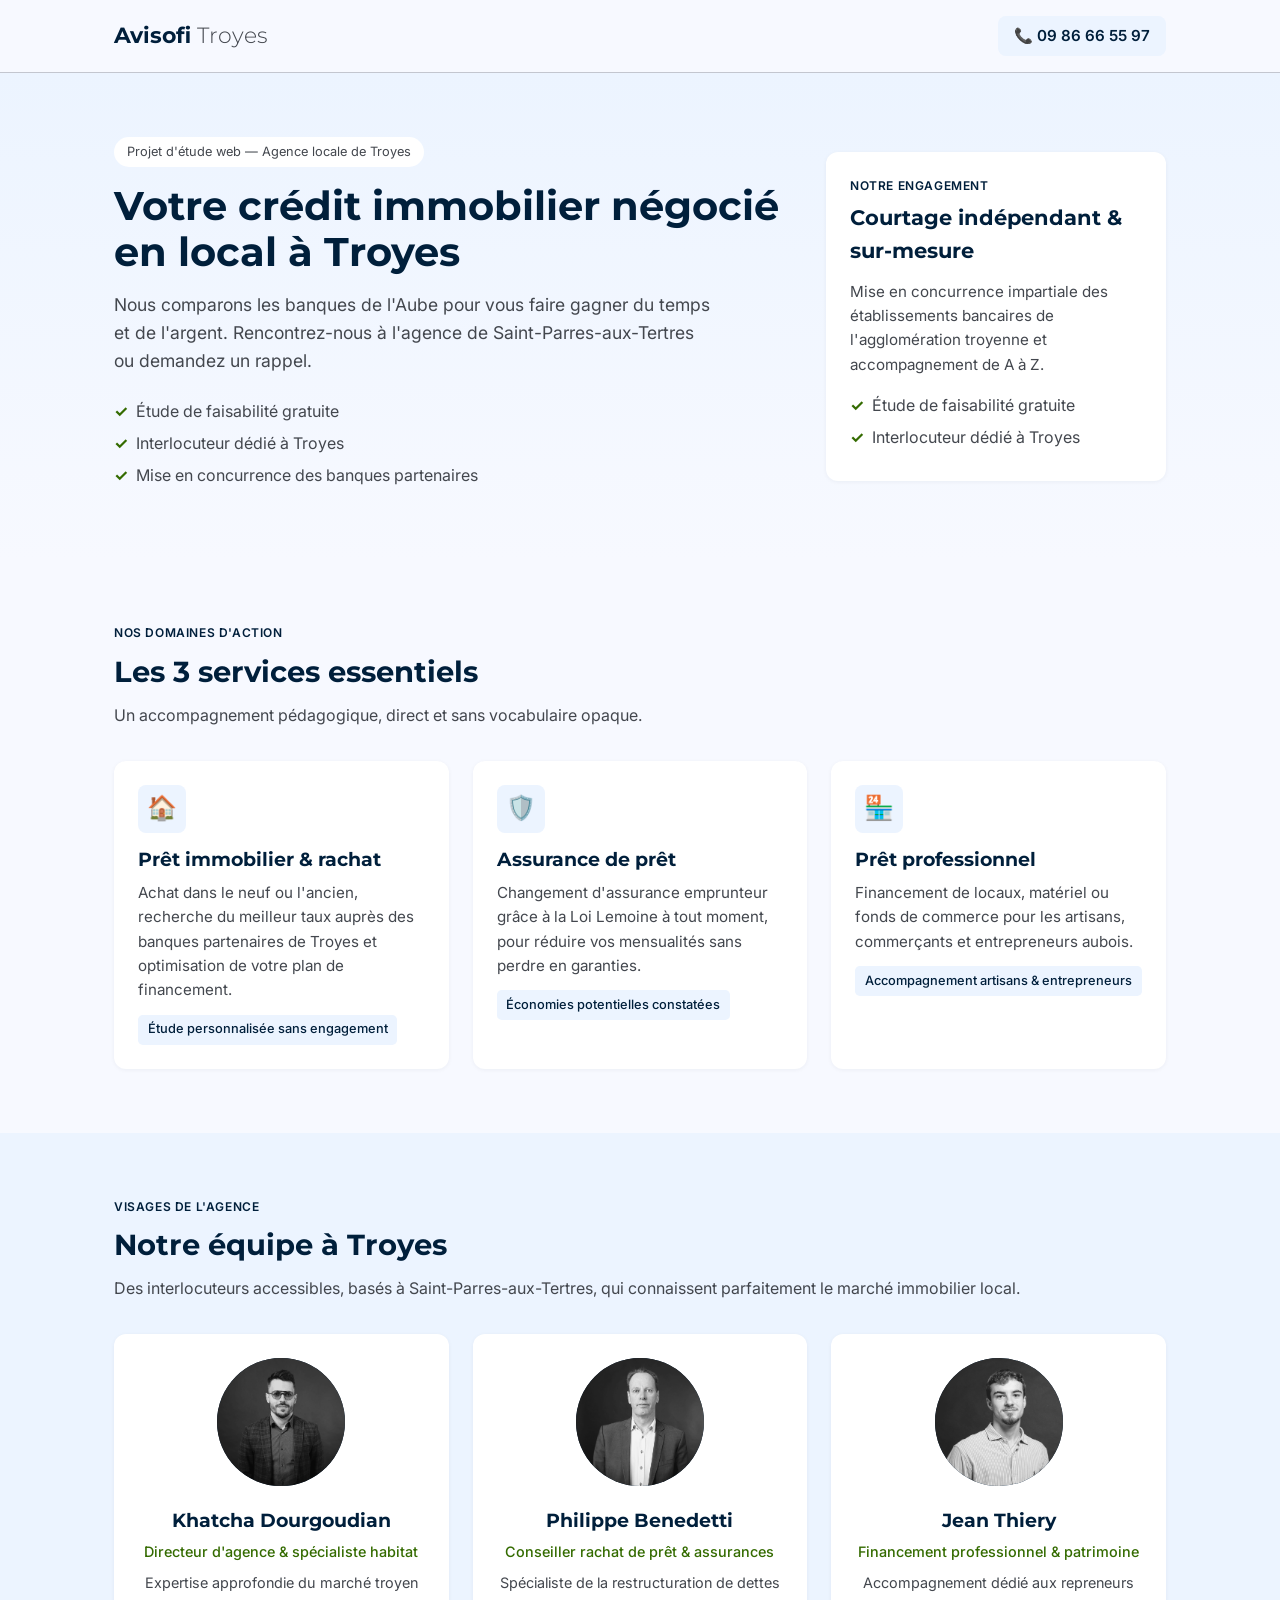
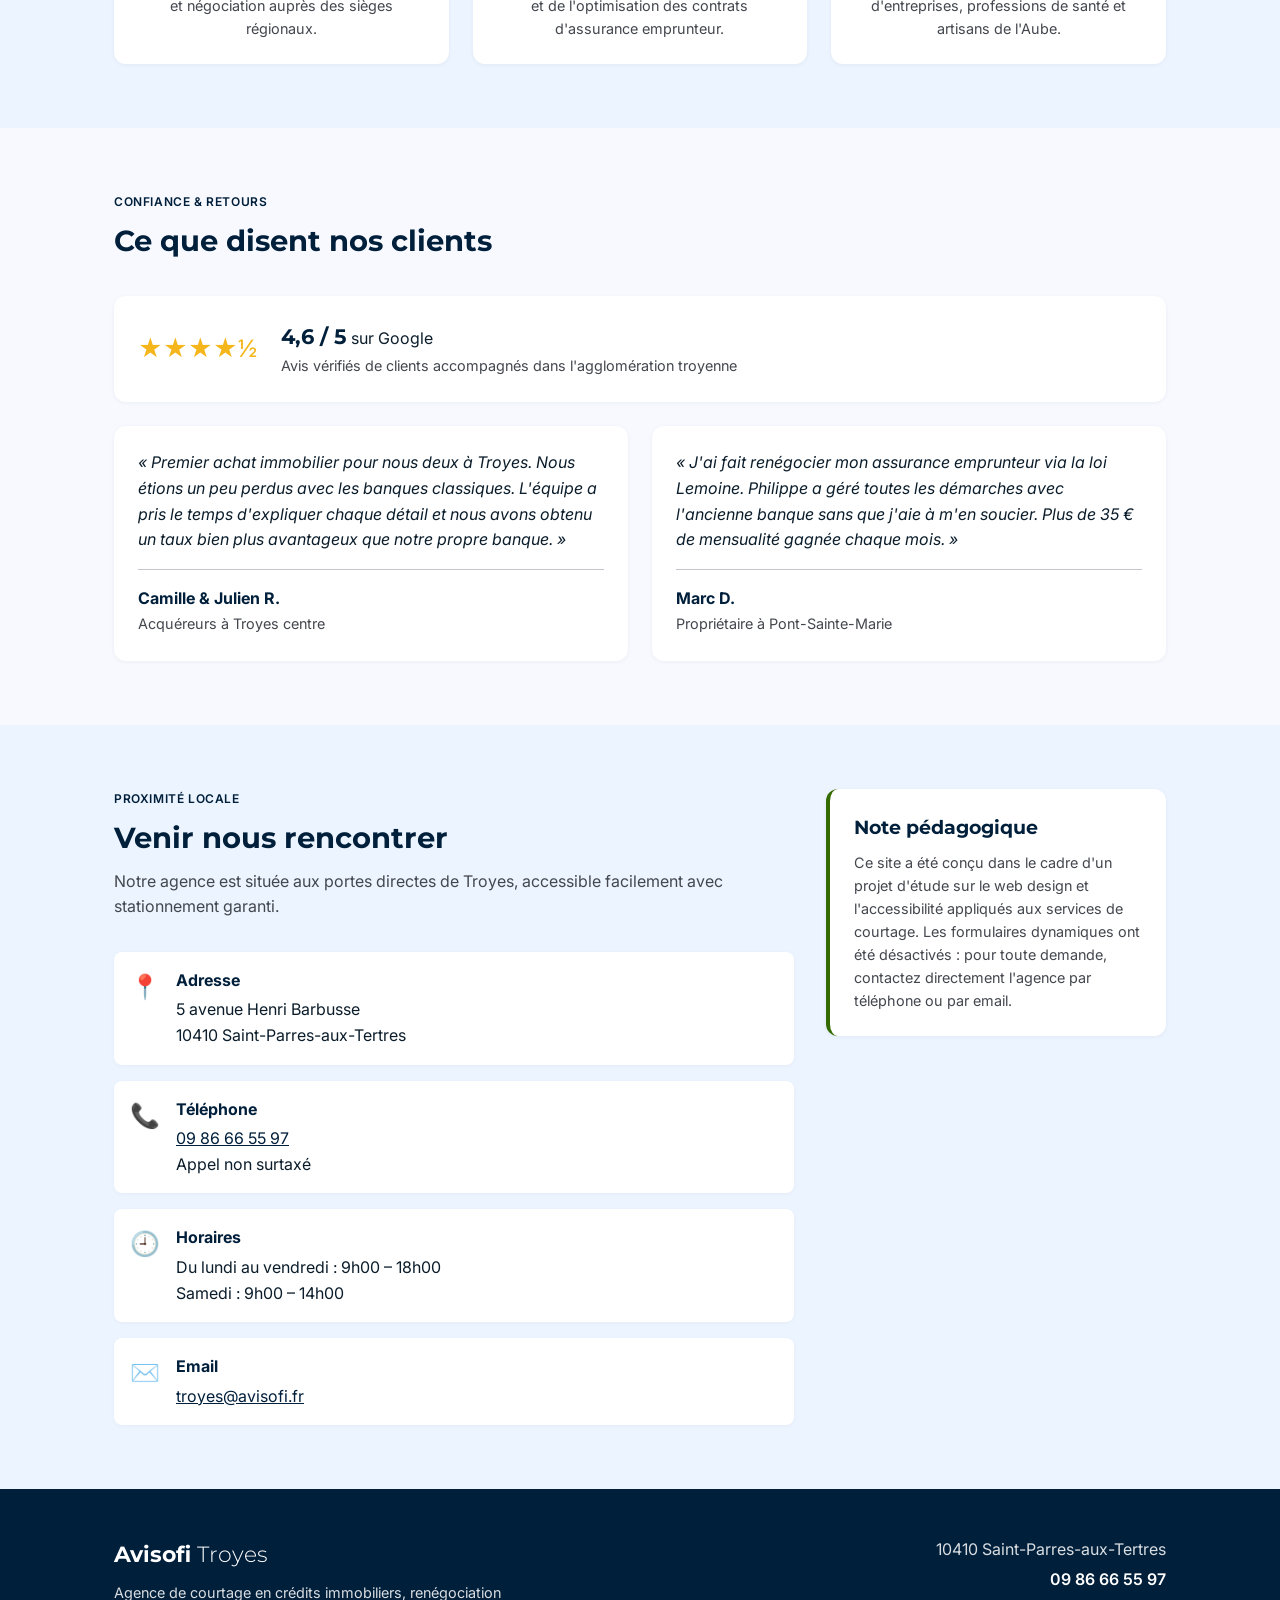
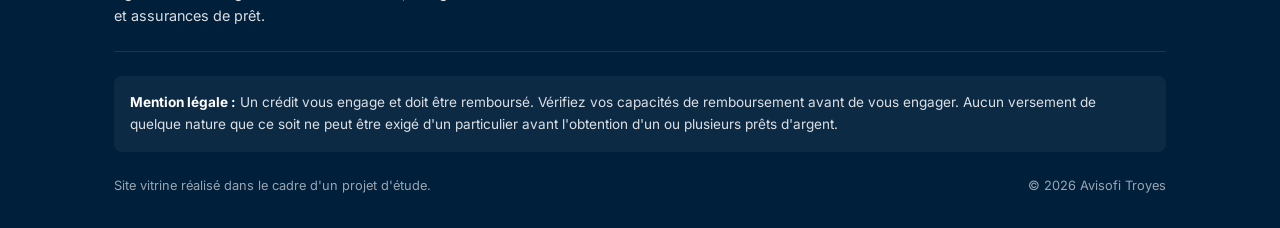
<file: index.html>
<!DOCTYPE html>
<html lang="fr">
<head>
    <meta charset="UTF-8">
    <meta name="viewport" content="width=device-width, initial-scale=1.0">
    <title>Avisofi Troyes — Courtier en financement immobilier</title>
    <link rel="preconnect" href="https://fonts.googleapis.com">
    <link href="https://fonts.googleapis.com/css2?family=Montserrat:wght@500;700&family=Inter&display=swap" rel="stylesheet">
    <link rel="stylesheet" href="style.css">
</head>
<body>

<header>
    <div class="container header-inner">
        <div class="brand">
            <span class="brand-name">Avisofi</span>
            <span class="brand-city">Troyes</span>
        </div>
        <a href="tel:0986665597" class="header-phone">📞 09 86 66 55 97</a>
    </div>
</header>

<section class="hero">
    <div class="container hero-inner">
        <div class="hero-text">
            <span class="badge">Projet d'étude web — Agence locale de Troyes</span>
            <h1>Votre crédit immobilier négocié en local à Troyes</h1>
            <p>
                Nous comparons les banques de l'Aube pour vous faire gagner du temps
                et de l'argent. Rencontrez-nous à l'agence de Saint-Parres-aux-Tertres
                ou demandez un rappel.
            </p>
            <ul class="check-list">
                <li>Étude de faisabilité gratuite</li>
                <li>Interlocuteur dédié à Troyes</li>
                <li>Mise en concurrence des banques partenaires</li>
            </ul>
        </div>
        <aside class="card hero-card">
            <span class="section-tag">Notre engagement</span>
            <h2>Courtage indépendant &amp; sur-mesure</h2>
            <p>
                Mise en concurrence impartiale des établissements bancaires
                de l'agglomération troyenne et accompagnement de A à Z.
            </p>
            <ul class="check-list">
                <li>Étude de faisabilité gratuite</li>
                <li>Interlocuteur dédié à Troyes</li>
            </ul>
        </aside>
    </div>
</section>

<section id="services">
    <div class="container">
        <div class="section-head">
            <span class="section-tag">Nos domaines d'action</span>
            <h2>Les 3 services essentiels</h2>
            <p>Un accompagnement pédagogique, direct et sans vocabulaire opaque.</p>
        </div>
        <div class="grid-3">
            <article class="card service-card">
                <div class="service-icon">🏠</div>
                <h3>Prêt immobilier &amp; rachat</h3>
                <p>
                    Achat dans le neuf ou l'ancien, recherche du meilleur taux
                    auprès des banques partenaires de Troyes et optimisation
                    de votre plan de financement.
                </p>
                <span class="service-tag">Étude personnalisée sans engagement</span>
            </article>
            <article class="card service-card">
                <div class="service-icon">🛡️</div>
                <h3>Assurance de prêt</h3>
                <p>
                    Changement d'assurance emprunteur grâce à la Loi Lemoine
                    à tout moment, pour réduire vos mensualités sans perdre
                    en garanties.
                </p>
                <span class="service-tag">Économies potentielles constatées</span>
            </article>
            <article class="card service-card">
                <div class="service-icon">🏪</div>
                <h3>Prêt professionnel</h3>
                <p>
                    Financement de locaux, matériel ou fonds de commerce
                    pour les artisans, commerçants et entrepreneurs aubois.
                </p>
                <span class="service-tag">Accompagnement artisans &amp; entrepreneurs</span>
            </article>
        </div>
    </div>
</section>

<section class="team">
    <div class="container">
        <div class="section-head">
            <span class="section-tag">Visages de l'agence</span>
            <h2>Notre équipe à Troyes</h2>
            <p>
                Des interlocuteurs accessibles, basés à Saint-Parres-aux-Tertres,
                qui connaissent parfaitement le marché immobilier local.
            </p>
        </div>
        <div class="grid-3">
            <article class="card team-card">
                <div class="avatar">
                    <img src="images/dourgoudian.png" alt="Khatcha Dourgoudian" data-fallback="images/dourgoudian.jpg" onerror="if(!this.dataset.tried){this.dataset.tried='1';this.src=this.dataset.fallback;}else{this.style.display='none';}">
                    <span>KD</span>
                </div>
                <h3>Khatcha Dourgoudian</h3>
                <p class="role">Directeur d'agence &amp; spécialiste habitat</p>
                <p class="bio">
                    Expertise approfondie du marché troyen et négociation
                    auprès des sièges régionaux.
                </p>
            </article>
            <article class="card team-card">
                <div class="avatar">
                    <img src="images/benedetti.png" alt="Philippe Benedetti" data-fallback="images/benedetti.jpg" onerror="if(!this.dataset.tried){this.dataset.tried='1';this.src=this.dataset.fallback;}else{this.style.display='none';}">
                    <span>PB</span>
                </div>
                <h3>Philippe Benedetti</h3>
                <p class="role">Conseiller rachat de prêt &amp; assurances</p>
                <p class="bio">
                    Spécialiste de la restructuration de dettes et de
                    l'optimisation des contrats d'assurance emprunteur.
                </p>
            </article>
            <article class="card team-card">
                <div class="avatar">
                    <img src="images/thiery.png" alt="Jean Thiery" data-fallback="images/thiery.jpg" onerror="if(!this.dataset.tried){this.dataset.tried='1';this.src=this.dataset.fallback;}else{this.style.display='none';}">
                    <span>JT</span>
                </div>
                <h3>Jean Thiery</h3>
                <p class="role">Financement professionnel &amp; patrimoine</p>
                <p class="bio">
                    Accompagnement dédié aux repreneurs d'entreprises,
                    professions de santé et artisans de l'Aube.
                </p>
            </article>
        </div>
    </div>
</section>

<section class="reviews">
    <div class="container">
        <div class="section-head">
            <span class="section-tag">Confiance &amp; retours</span>
            <h2>Ce que disent nos clients</h2>
        </div>
        <div class="card rating-banner">
            <div class="rating-stars">★★★★½</div>
            <div>
                <strong>4,6 / 5</strong> sur Google<br>
                <span class="rating-detail">Avis vérifiés de clients accompagnés dans l'agglomération troyenne</span>
            </div>
        </div>
        <div class="grid-2">
            <article class="card">
                <p class="review-text">
                    « Premier achat immobilier pour nous deux à Troyes. Nous étions
                    un peu perdus avec les banques classiques. L'équipe a pris le
                    temps d'expliquer chaque détail et nous avons obtenu un taux
                    bien plus avantageux que notre propre banque. »
                </p>
                <div class="review-author">
                    <strong>Camille &amp; Julien R.</strong>
                    <span>Acquéreurs à Troyes centre</span>
                </div>
            </article>
            <article class="card">
                <p class="review-text">
                    « J'ai fait renégocier mon assurance emprunteur via la loi Lemoine.
                    Philippe a géré toutes les démarches avec l'ancienne banque sans
                    que j'aie à m'en soucier. Plus de 35 € de mensualité gagnée
                    chaque mois. »
                </p>
                <div class="review-author">
                    <strong>Marc D.</strong>
                    <span>Propriétaire à Pont-Sainte-Marie</span>
                </div>
            </article>
        </div>
    </div>
</section>

<section class="contact" id="contact">
    <div class="container contact-inner">
        <div>
            <div class="section-head">
                <span class="section-tag">Proximité locale</span>
                <h2>Venir nous rencontrer</h2>
                <p>
                    Notre agence est située aux portes directes de Troyes,
                    accessible facilement avec stationnement garanti.
                </p>
            </div>
            <ul class="info-list">
                <li>
                    <span class="info-icon">📍</span>
                    <div>
                        <strong>Adresse</strong>
                        5 avenue Henri Barbusse<br>
                        10410 Saint-Parres-aux-Tertres
                    </div>
                </li>
                <li>
                    <span class="info-icon">📞</span>
                    <div>
                        <strong>Téléphone</strong>
                        <a href="tel:0986665597">09 86 66 55 97</a><br>
                        Appel non surtaxé
                    </div>
                </li>
                <li>
                    <span class="info-icon">🕘</span>
                    <div>
                        <strong>Horaires</strong>
                        Du lundi au vendredi : 9h00 – 18h00<br>
                        Samedi : 9h00 – 14h00
                    </div>
                </li>
                <li>
                    <span class="info-icon">✉️</span>
                    <div>
                        <strong>Email</strong>
                        <a href="mailto:troyes@avisofi.fr">troyes@avisofi.fr</a>
                    </div>
                </li>
            </ul>
        </div>
        <aside class="contact-note">
            <h3>Note pédagogique</h3>
            <p>
                Ce site a été conçu dans le cadre d'un projet d'étude
                sur le web design et l'accessibilité appliqués aux
                services de courtage. Les formulaires dynamiques ont
                été désactivés : pour toute demande, contactez
                directement l'agence par téléphone ou par email.
            </p>
        </aside>
    </div>
</section>

<footer>
    <div class="container">
        <div class="footer-top">
            <div>
                <div class="brand">
                    <span class="brand-name">Avisofi</span>
                    <span class="brand-city">Troyes</span>
                </div>
                <p class="footer-desc">
                    Agence de courtage en crédits immobiliers,
                    renégociation et assurances de prêt.
                </p>
            </div>
            <div class="footer-contact">
                <span>10410 Saint-Parres-aux-Tertres</span>
                <a href="tel:0986665597">09 86 66 55 97</a>
            </div>
        </div>
        <div class="legal">
            <strong>Mention légale :</strong>
            Un crédit vous engage et doit être remboursé. Vérifiez vos
            capacités de remboursement avant de vous engager. Aucun
            versement de quelque nature que ce soit ne peut être exigé
            d'un particulier avant l'obtention d'un ou plusieurs prêts
            d'argent.
        </div>
        <div class="footer-bottom">
            <span>Site vitrine réalisé dans le cadre d'un projet d'étude.</span>
            <span>© 2026 Avisofi Troyes</span>
        </div>
    </div>
</footer>

</body>
</html>
</file>
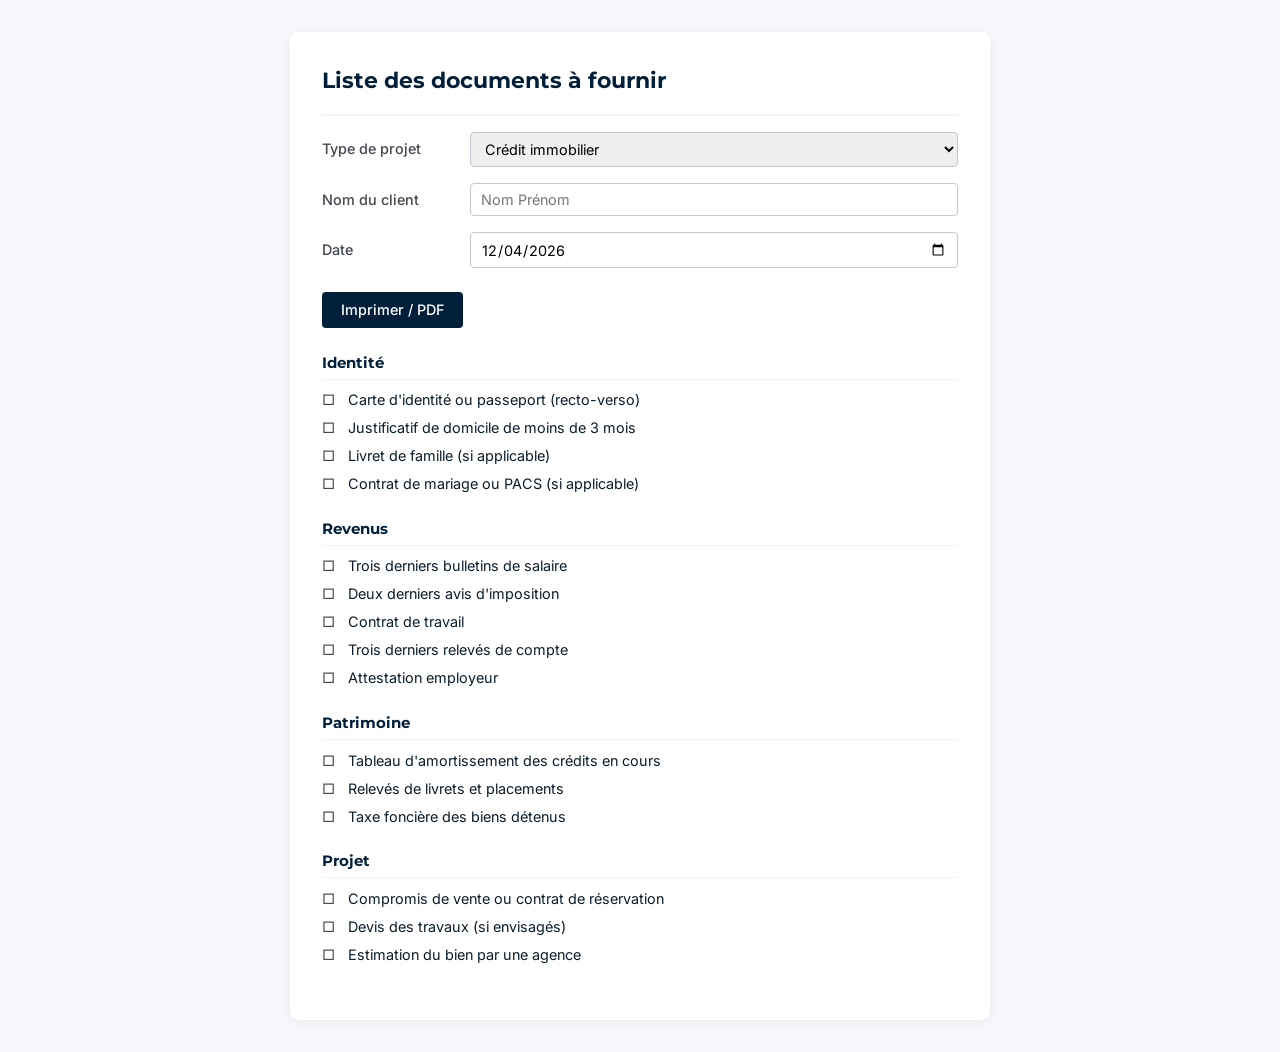
<file: outils/liste-documents.html>
<!DOCTYPE html>
<html lang="fr">
<head>
<meta charset="UTF-8">
<meta name="viewport" content="width=device-width, initial-scale=1.0">
<title>Liste documents</title>
<link href="https://fonts.googleapis.com/css2?family=Inter:wght@400;500;600&family=Montserrat:wght@600;700&display=swap" rel="stylesheet">
<style>
    * { margin: 0; padding: 0; box-sizing: border-box; }
    body {
        font-family: 'Inter', sans-serif;
        background: #f5f7fa;
        color: #0b1d2b;
        padding: 2rem;
        line-height: 1.5;
    }
    .wrap {
        max-width: 700px;
        margin: 0 auto;
        background: white;
        padding: 2rem;
        border-radius: 8px;
        box-shadow: 0 2px 8px rgba(0,0,0,0.06);
    }
    h1 {
        font-family: 'Montserrat', sans-serif;
        color: #001f3b;
        font-size: 1.4rem;
        margin-bottom: 1rem;
        padding-bottom: 1rem;
        border-bottom: 2px solid #ecf4ff;
    }
    .form-row {
        margin-bottom: 1rem;
        display: flex;
        gap: 0.5rem;
        align-items: center;
    }
    .form-row label {
        font-weight: 500;
        color: #43474e;
        font-size: 0.9rem;
        width: 140px;
    }
    .form-row input, .form-row select {
        flex: 1;
        padding: 0.45rem 0.6rem;
        border: 1px solid #c3c6cf;
        border-radius: 4px;
        font-family: inherit;
        font-size: 0.9rem;
    }
    .form-row input:focus, .form-row select:focus {
        outline: none;
        border-color: #001f3b;
    }
    .btn-print {
        background: #001f3b;
        color: white;
        border: none;
        padding: 0.6rem 1.2rem;
        border-radius: 4px;
        cursor: pointer;
        font-family: inherit;
        font-weight: 500;
        font-size: 0.9rem;
        margin-top: 0.5rem;
    }
    .btn-print:hover {
        background: #2a486b;
    }
    .list {
        margin-top: 1.5rem;
    }
    .list-section {
        margin-bottom: 1.25rem;
    }
    .list-section h3 {
        font-family: 'Montserrat', sans-serif;
        color: #001f3b;
        font-size: 0.95rem;
        margin-bottom: 0.4rem;
        padding-bottom: 0.25rem;
        border-bottom: 1px solid #ecf4ff;
    }
    .list-section ul {
        list-style: none;
        padding-left: 0;
    }
    .list-section li {
        padding: 0.2rem 0 0.2rem 1.6rem;
        position: relative;
        font-size: 0.9rem;
        color: #0b1d2b;
    }
    .list-section li::before {
        content: "□";
        position: absolute;
        left: 0;
        color: #43474e;
    }
    .agency-header {
        display: none;
        justify-content: space-between;
        align-items: flex-start;
        margin-bottom: 1.5rem;
        padding-bottom: 1rem;
        border-bottom: 2px solid #001f3b;
    }
    .agency-name {
        font-family: 'Montserrat', sans-serif;
        font-weight: 700;
        font-size: 1.3rem;
        color: #001f3b;
    }
    .agency-city {
        font-weight: 300;
        color: #43474e;
    }
    .agency-coords {
        font-size: 0.8rem;
        color: #43474e;
        text-align: right;
        line-height: 1.4;
    }
    .doc-title {
        display: none;
        font-family: 'Montserrat', sans-serif;
        color: #001f3b;
        font-size: 1.1rem;
        margin-bottom: 1rem;
    }
    .client-info {
        display: none;
        margin-bottom: 1.5rem;
        padding: 0.75rem 1rem;
        background: #f5f7fa;
        border-radius: 4px;
        font-size: 0.9rem;
    }
    .client-info div {
        margin: 0.2rem 0;
    }
    .agency-footer {
        display: none;
        margin-top: 2rem;
        padding-top: 1rem;
        border-top: 1px solid #c3c6cf;
        font-size: 0.8rem;
        color: #43474e;
        text-align: center;
    }
    @media print {
        body { background: white; padding: 0; }
        .wrap { box-shadow: none; padding: 0; max-width: 100%; }
        .form-row, .btn-print { display: none; }
        .agency-header, .doc-title, .client-info, .agency-footer {
            display: flex !important;
        }
        .client-info { display: block !important; }
        .agency-footer { display: block !important; }
    }
</style>
</head>
<body>
<div class="wrap">
    <h1>Liste des documents à fournir</h1>

    <div class="agency-header">
        <div>
            <div class="agency-name">Avisofi <span class="agency-city">Troyes</span></div>
            <div style="font-size:0.8rem; color:#43474e; margin-top:0.2rem;">Courtier en financement</div>
        </div>
        <div class="agency-coords">
            5 avenue Henri Barbusse<br>
            10410 Saint-Parres-aux-Tertres<br>
            09 86 66 55 97 — troyes@avisofi.fr
        </div>
    </div>

    <div class="form-row">
        <label for="type">Type de projet</label>
        <select id="type" onchange="generer()">
            <option value="immobilier">Crédit immobilier</option>
            <option value="professionnel">Prêt professionnel</option>
            <option value="regroupement">Regroupement de crédits</option>
        </select>
    </div>

    <div class="form-row">
        <label for="client">Nom du client</label>
        <input type="text" id="client" placeholder="Nom Prénom" oninput="generer()">
    </div>

    <div class="form-row">
        <label for="date">Date</label>
        <input type="date" id="date" oninput="generer()">
    </div>

    <button class="btn-print" onclick="window.print()">Imprimer / PDF</button>

    <div class="doc-title" id="docTitle"></div>

    <div class="client-info" id="clientInfo"></div>

    <div class="list" id="list"></div>

    <div class="agency-footer">
        Avisofi Troyes — 5 avenue Henri Barbusse, 10410 Saint-Parres-aux-Tertres — 09 86 66 55 97 — troyes@avisofi.fr
    </div>
</div>

<script>
const documents = {
    immobilier: {
        title: "Liste des pièces — Crédit immobilier",
        sections: [
            {
                titre: "Identité",
                docs: [
                    "Carte d'identité ou passeport (recto-verso)",
                    "Justificatif de domicile de moins de 3 mois",
                    "Livret de famille (si applicable)",
                    "Contrat de mariage ou PACS (si applicable)"
                ]
            },
            {
                titre: "Revenus",
                docs: [
                    "Trois derniers bulletins de salaire",
                    "Deux derniers avis d'imposition",
                    "Contrat de travail",
                    "Trois derniers relevés de compte",
                    "Attestation employeur"
                ]
            },
            {
                titre: "Patrimoine",
                docs: [
                    "Tableau d'amortissement des crédits en cours",
                    "Relevés de livrets et placements",
                    "Taxe foncière des biens détenus"
                ]
            },
            {
                titre: "Projet",
                docs: [
                    "Compromis de vente ou contrat de réservation",
                    "Devis des travaux (si envisagés)",
                    "Estimation du bien par une agence"
                ]
            }
        ]
    },
    professionnel: {
        title: "Liste des pièces — Prêt professionnel",
        sections: [
            {
                titre: "Identité de l'entreprise",
                docs: [
                    "Kbis de moins de 3 mois",
                    "Statuts de l'entreprise",
                    "Carte d'identité du dirigeant",
                    "Lisantibilé des dirigeants et associés"
                ]
            },
            {
                titre: "Comptabilité",
                docs: [
                    "Trois derniers bilans et comptes de résultat",
                    "Liasse fiscale du dernier exercice",
                    "Situation comptable intermédiaire",
                    "Détail des comptes courants d'associés"
                ]
            },
            {
                titre: "Revenus du dirigeant",
                docs: [
                    "Trois derniers bulletins de salaire (si rémunération)",
                    "Deux derniers avis d'imposition",
                    "Trois derniers relevés de compte personnel"
                ]
            },
            {
                titre: "Projet de financement",
                docs: [
                    "Devis ou facture proforma",
                    "Plan de financement détaillé",
                    "Prévisionnel sur 3 ans (si création ou développement)",
                    "Justificatif de l'affectation des fonds"
                ]
            }
        ]
    },
    regroupement: {
        title: "Liste des pièces — Regroupement de crédits",
        sections: [
            {
                titre: "Identité",
                docs: [
                    "Carte d'identité ou passeport",
                    "Justificatif de domicile de moins de 3 mois",
                    "Livret de famille (si applicable)"
                ]
            },
            {
                titre: "Revenus",
                docs: [
                    "Trois derniers bulletins de salaire",
                    "Deux derniers avis d'imposition",
                    "Trois derniers relevés de compte",
                    "Contrat de travail ou attestation employeur"
                ]
            },
            {
                titre: "Crédits à regrouper",
                docs: [
                    "Tableaux d'amortissement de tous les crédits en cours",
                    "Relevés des crédits en cours",
                    "Coordonnées des organismes prêteurs"
                ]
            },
            {
                titre: "Patrimoine et charges",
                docs: [
                    "Quittances de loyer (si locataire)",
                    "Taxe foncière (si propriétaire)",
                    "Relevés de livrets et placements"
                ]
            }
        ]
    }
};

function generer() {
    const type = document.getElementById('type').value;
    const client = document.getElementById('client').value;
    const date = document.getElementById('date').value;

    const data = documents[type];
    document.getElementById('docTitle').textContent = data.title;

    let clientInfo = '';
    if (client || date) {
        if (client) clientInfo += `<div><strong>Client :</strong> ${client}</div>`;
        if (date) {
            const d = new Date(date);
            clientInfo += `<div><strong>Date :</strong> ${d.toLocaleDateString('fr-FR')}</div>`;
        }
    }
    document.getElementById('clientInfo').innerHTML = clientInfo;

    let html = '';
    data.sections.forEach(s => {
        html += `<div class="list-section"><h3>${s.titre}</h3><ul>`;
        s.docs.forEach(d => {
            html += `<li>${d}</li>`;
        });
        html += `</ul></div>`;
    });
    document.getElementById('list').innerHTML = html;
}

// Init date today
document.getElementById('date').value = new Date().toISOString().split('T')[0];
generer();
</script>
</body>
</html>
</file>
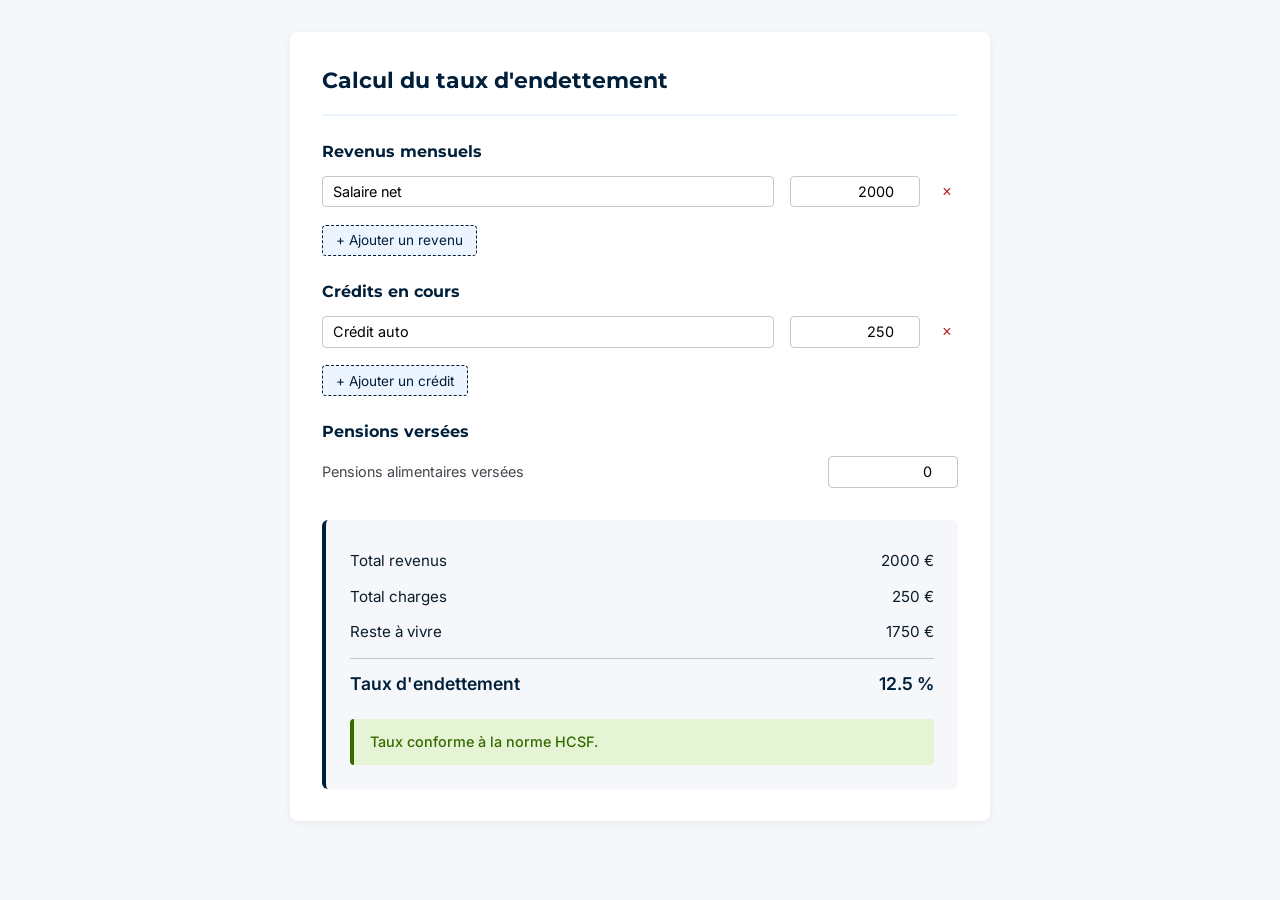
<file: outils/taux-endettement.html>
<!DOCTYPE html>
<html lang="fr">
<head>
<meta charset="UTF-8">
<meta name="viewport" content="width=device-width, initial-scale=1.0">
<title>Calcul taux endettement</title>
<link href="https://fonts.googleapis.com/css2?family=Inter:wght@400;500;600&family=Montserrat:wght@600;700&display=swap" rel="stylesheet">
<style>
    * { margin: 0; padding: 0; box-sizing: border-box; }
    body {
        font-family: 'Inter', sans-serif;
        background: #f5f7fa;
        color: #0b1d2b;
        padding: 2rem;
        line-height: 1.5;
    }
    .wrap {
        max-width: 700px;
        margin: 0 auto;
        background: white;
        padding: 2rem;
        border-radius: 8px;
        box-shadow: 0 2px 8px rgba(0,0,0,0.06);
    }
    h1 {
        font-family: 'Montserrat', sans-serif;
        color: #001f3b;
        font-size: 1.4rem;
        margin-bottom: 1.5rem;
        padding-bottom: 1rem;
        border-bottom: 2px solid #ecf4ff;
    }
    h2 {
        font-family: 'Montserrat', sans-serif;
        color: #001f3b;
        font-size: 1rem;
        margin: 1.5rem 0 0.75rem;
    }
    .row {
        display: flex;
        gap: 1rem;
        align-items: center;
        margin-bottom: 0.6rem;
    }
    .row label {
        flex: 1;
        font-size: 0.9rem;
        color: #43474e;
    }
    .row input {
        width: 130px;
        padding: 0.4rem 0.6rem;
        border: 1px solid #c3c6cf;
        border-radius: 4px;
        font-family: inherit;
        font-size: 0.9rem;
        text-align: right;
    }
    .row input:focus {
        outline: none;
        border-color: #001f3b;
    }
    .btn-add {
        background: #ecf4ff;
        color: #001f3b;
        border: 1px dashed #001f3b;
        padding: 0.4rem 0.8rem;
        border-radius: 4px;
        cursor: pointer;
        font-size: 0.85rem;
        margin-top: 0.5rem;
        font-family: inherit;
    }
    .btn-add:hover {
        background: #d2e4ff;
    }
    .btn-remove {
        background: none;
        border: none;
        color: #ba1a1a;
        cursor: pointer;
        font-size: 1rem;
        padding: 0 0.4rem;
    }
    .result {
        margin-top: 2rem;
        padding: 1.5rem;
        background: #f5f7fa;
        border-radius: 6px;
        border-left: 4px solid #001f3b;
    }
    .result-row {
        display: flex;
        justify-content: space-between;
        padding: 0.4rem 0;
        font-size: 0.95rem;
    }
    .result-row.total {
        font-weight: 600;
        font-size: 1.1rem;
        color: #001f3b;
        border-top: 1px solid #c3c6cf;
        margin-top: 0.5rem;
        padding-top: 0.7rem;
    }
    .alert {
        margin-top: 1rem;
        padding: 0.75rem 1rem;
        border-radius: 4px;
        font-weight: 500;
        font-size: 0.9rem;
    }
    .alert.ok {
        background: #e6f4d6;
        color: #346b00;
        border-left: 4px solid #346b00;
    }
    .alert.ko {
        background: #ffe1e1;
        color: #ba1a1a;
        border-left: 4px solid #ba1a1a;
    }
    .alert.warn {
        background: #fff4d6;
        color: #8a6300;
        border-left: 4px solid #f4b61a;
    }
    .empty {
        font-style: italic;
        color: #43474e;
        font-size: 0.85rem;
    }
</style>
</head>
<body>
<div class="wrap">
    <h1>Calcul du taux d'endettement</h1>

    <h2>Revenus mensuels</h2>
    <div id="revenus"></div>
    <button class="btn-add" onclick="addRevenu()">+ Ajouter un revenu</button>

    <h2>Crédits en cours</h2>
    <div id="credits"></div>
    <button class="btn-add" onclick="addCredit()">+ Ajouter un crédit</button>

    <h2>Pensions versées</h2>
    <div class="row">
        <label>Pensions alimentaires versées</label>
        <input type="number" id="pensions" value="0" oninput="calculer()">
    </div>

    <div class="result">
        <div class="result-row">
            <span>Total revenus</span>
            <span id="totalRevenus">0 €</span>
        </div>
        <div class="result-row">
            <span>Total charges</span>
            <span id="totalCharges">0 €</span>
        </div>
        <div class="result-row">
            <span>Reste à vivre</span>
            <span id="resteVivre">0 €</span>
        </div>
        <div class="result-row total">
            <span>Taux d'endettement</span>
            <span id="taux">0 %</span>
        </div>
        <div id="alertBox"></div>
    </div>
</div>

<script>
let revenuCount = 0;
let creditCount = 0;

function addRevenu(label = 'Salaire net', value = 0) {
    revenuCount++;
    const div = document.createElement('div');
    div.className = 'row';
    div.innerHTML = `
        <input type="text" placeholder="Libellé" value="${label}" style="flex:1; text-align:left; width:auto;">
        <input type="number" value="${value}" oninput="calculer()" style="width:130px; text-align:right;">
        <button class="btn-remove" onclick="this.parentNode.remove(); calculer()">×</button>
    `;
    document.getElementById('revenus').appendChild(div);
    calculer();
}

function addCredit(label = 'Crédit', value = 0) {
    creditCount++;
    const div = document.createElement('div');
    div.className = 'row';
    div.innerHTML = `
        <input type="text" placeholder="Libellé" value="${label}" style="flex:1; text-align:left; width:auto;">
        <input type="number" value="${value}" oninput="calculer()" style="width:130px; text-align:right;">
        <button class="btn-remove" onclick="this.parentNode.remove(); calculer()">×</button>
    `;
    document.getElementById('credits').appendChild(div);
    calculer();
}

function calculer() {
    let totalRevenus = 0;
    document.querySelectorAll('#revenus .row input[type=number]').forEach(i => {
        totalRevenus += parseFloat(i.value) || 0;
    });

    let totalCredits = 0;
    document.querySelectorAll('#credits .row input[type=number]').forEach(i => {
        totalCredits += parseFloat(i.value) || 0;
    });

    const pensions = parseFloat(document.getElementById('pensions').value) || 0;
    const totalCharges = totalCredits + pensions;
    const resteVivre = totalRevenus - totalCharges;

    let taux = 0;
    if (totalRevenus > 0) {
        taux = (totalCharges / totalRevenus) * 100;
    }

    document.getElementById('totalRevenus').textContent = totalRevenus.toFixed(0) + ' €';
    document.getElementById('totalCharges').textContent = totalCharges.toFixed(0) + ' €';
    document.getElementById('resteVivre').textContent = resteVivre.toFixed(0) + ' €';
    document.getElementById('taux').textContent = taux.toFixed(1) + ' %';

    const alertBox = document.getElementById('alertBox');
    let msg = '';
    let cls = '';

    if (totalRevenus === 0) {
        msg = 'Saisir les revenus pour lancer le calcul.';
        cls = 'warn';
    } else if (taux > 35) {
        msg = 'Dépassement du seuil HCSF (35 %). Dossier à risque.';
        cls = 'ko';
    } else if (taux > 33) {
        msg = 'Taux proche du seuil HCSF. Vérifier le reste à vivre.';
        cls = 'warn';
    } else if (resteVivre < 800 && totalRevenus > 0) {
        msg = 'Reste à vivre faible (inférieur à 800 €). Dossier à étudier.';
        cls = 'warn';
    } else {
        msg = 'Taux conforme à la norme HCSF.';
        cls = 'ok';
    }

    alertBox.className = 'alert ' + cls;
    alertBox.textContent = msg;
}

// Init
addRevenu('Salaire net', 2000);
addCredit('Crédit auto', 250);
calculer();
</script>
</body>
</html>
</file>
<file: style.css>
/* ===== Couleurs ===== */
:root {
    --primary: #001f3b;
    --accent: #346b00;
    --bg: #f7f9ff;
    --bg-card: #ffffff;
    --bg-soft: #ecf4ff;
    --text: #0b1d2b;
    --text-soft: #43474e;
    --border: #c3c6cf;
    --gold: #f4b61a;
}

* { margin: 0; padding: 0; box-sizing: border-box; }

body {
    font-family: 'Inter', sans-serif;
    color: var(--text);
    background: var(--bg);
    line-height: 1.6;
}

a { color: inherit; text-decoration: none; }
ul { list-style: none; }

.container {
    max-width: 1100px;
    margin: 0 auto;
    padding: 0 1.5rem;
}

/* ===== En-tête ===== */
header {
    position: sticky;
    top: 0;
    background: rgba(247, 249, 255, 0.92);
    backdrop-filter: blur(8px);
    border-bottom: 1px solid var(--border);
    z-index: 50;
}
.header-inner {
    display: flex;
    align-items: center;
    justify-content: space-between;
    height: 4.5rem;
}
.brand { display: flex; align-items: baseline; gap: 0.4rem; }
.brand-name {
    font-family: 'Montserrat', sans-serif;
    font-weight: 700;
    font-size: 1.4rem;
    color: var(--primary);
}
.brand-city {
    font-family: 'Montserrat', sans-serif;
    font-weight: 300;
    font-size: 1.4rem;
    color: var(--text-soft);
}
.header-phone {
    background: var(--bg-soft);
    color: var(--primary);
    padding: 0.5rem 1rem;
    border-radius: 0.5rem;
    font-weight: 600;
    font-size: 0.95rem;
}

/* ===== Sections ===== */
section { padding: 4rem 0; }
.section-head { margin-bottom: 2rem; }
.section-tag {
    display: block;
    font-size: 0.75rem;
    text-transform: uppercase;
    letter-spacing: 0.05em;
    color: var(--primary);
    font-weight: 600;
    margin-bottom: 0.4rem;
}
section h2 {
    font-family: 'Montserrat', sans-serif;
    font-size: 1.8rem;
    color: var(--primary);
    margin-bottom: 0.5rem;
}
.section-head p { color: var(--text-soft); }

/* ===== Hero ===== */
.hero {
    background: linear-gradient(to bottom, var(--bg-soft) 0%, var(--bg) 100%);
}
.hero-inner {
    display: grid;
    grid-template-columns: 2fr 1fr;
    gap: 2rem;
    align-items: center;
}
.badge {
    display: inline-block;
    background: var(--bg-card);
    color: var(--text-soft);
    padding: 0.3rem 0.8rem;
    border-radius: 999px;
    font-size: 0.8rem;
    margin-bottom: 1rem;
}
.hero h1 {
    font-family: 'Montserrat', sans-serif;
    font-size: 2.5rem;
    color: var(--primary);
    line-height: 1.15;
    margin-bottom: 1rem;
}
.hero p {
    font-size: 1.1rem;
    color: var(--text-soft);
    max-width: 600px;
    margin-bottom: 1.5rem;
}
.check-list li {
    position: relative;
    padding-left: 1.4rem;
    margin-bottom: 0.4rem;
    color: var(--text-soft);
}
.check-list li::before {
    content: "✓";
    position: absolute;
    left: 0;
    color: var(--accent);
    font-weight: bold;
}

/* ===== Cartes ===== */
.card {
    background: var(--bg-card);
    padding: 1.5rem;
    border-radius: 0.75rem;
    box-shadow: 0 1px 4px rgba(0, 31, 59, 0.05);
}
.hero-card h2 { font-size: 1.3rem; margin-bottom: 0.75rem; }
.hero-card p { font-size: 0.95rem; margin-bottom: 1rem; }

/* ===== Grilles ===== */
.grid-3 { display: grid; grid-template-columns: repeat(3, 1fr); gap: 1.5rem; }
.grid-2 { display: grid; grid-template-columns: repeat(2, 1fr); gap: 1.5rem; }

/* ===== Services ===== */
.service-icon {
    width: 3rem;
    height: 3rem;
    background: var(--bg-soft);
    border-radius: 0.5rem;
    display: flex;
    align-items: center;
    justify-content: center;
    font-size: 1.5rem;
    margin-bottom: 0.75rem;
}
.service-card h3 {
    font-family: 'Montserrat', sans-serif;
    color: var(--primary);
    margin-bottom: 0.4rem;
}
.service-card p { color: var(--text-soft); font-size: 0.95rem; }
.service-tag {
    display: inline-block;
    background: var(--bg-soft);
    color: var(--primary);
    padding: 0.3rem 0.6rem;
    border-radius: 0.3rem;
    font-size: 0.8rem;
    font-weight: 500;
    margin-top: 0.75rem;
}

/* ===== Équipe ===== */
.team { background: var(--bg-soft); }
.team-card { text-align: center; }

/* Avatar : photo si présente, initiales sinon */
.avatar {
    position: relative;
    width: 8rem;
    height: 8rem;
    border-radius: 50%;
    overflow: hidden;
    background: var(--primary);
    color: white;
    display: flex;
    align-items: center;
    justify-content: center;
    font-family: 'Montserrat', sans-serif;
    font-weight: 600;
    font-size: 2.2rem;
    margin: 0 auto 1.25rem;
}
.avatar img {
    position: absolute;
    inset: 0;
    width: 100%;
    height: 100%;
    object-fit: cover;
}

.team-card h3 {
    font-family: 'Montserrat', sans-serif;
    color: var(--primary);
    margin-bottom: 0.25rem;
}
.team-card .role {
    color: var(--accent);
    font-size: 0.9rem;
    font-weight: 500;
    margin-bottom: 0.5rem;
}
.team-card .bio { color: var(--text-soft); font-size: 0.9rem; }

/* ===== Avis ===== */
.rating-banner {
    display: flex;
    align-items: center;
    gap: 1.5rem;
    margin-bottom: 1.5rem;
}
.rating-stars { color: var(--gold); font-size: 1.5rem; }
.rating-banner strong {
    font-family: 'Montserrat', sans-serif;
    color: var(--primary);
    font-size: 1.3rem;
}
.rating-detail { color: var(--text-soft); font-size: 0.9rem; }
.review-text { font-style: italic; margin-bottom: 1rem; }
.review-author {
    margin-top: 1rem;
    padding-top: 1rem;
    border-top: 1px solid var(--border);
}
.review-author strong { color: var(--primary); display: block; }
.review-author span { color: var(--text-soft); font-size: 0.9rem; }

/* ===== Contact ===== */
.contact { background: var(--bg-soft); }
.contact-inner {
    display: grid;
    grid-template-columns: 2fr 1fr;
    gap: 2rem;
    align-items: start;
}
.info-list { display: flex; flex-direction: column; gap: 1rem; margin-top: 1.5rem; }
.info-list li {
    display: flex;
    gap: 1rem;
    background: var(--bg-card);
    padding: 1rem;
    border-radius: 0.5rem;
    box-shadow: 0 1px 4px rgba(0, 31, 59, 0.04);
}
.info-icon { font-size: 1.5rem; }
.info-list strong {
    display: block;
    color: var(--primary);
    margin-bottom: 0.25rem;
}
.info-list a { color: var(--primary); text-decoration: underline; }
.contact-note {
    background: var(--bg-card);
    padding: 1.5rem;
    border-radius: 0.75rem;
    border-left: 4px solid var(--accent);
    box-shadow: 0 1px 4px rgba(0, 31, 59, 0.05);
}
.contact-note h3 {
    font-family: 'Montserrat', sans-serif;
    color: var(--primary);
    margin-bottom: 0.5rem;
}
.contact-note p { color: var(--text-soft); font-size: 0.9rem; }

/* ===== Pied de page ===== */
footer {
    background: var(--primary);
    color: rgba(255, 255, 255, 0.85);
    padding: 3rem 0 2rem;
}
.footer-top {
    display: flex;
    justify-content: space-between;
    flex-wrap: wrap;
    gap: 1.5rem;
    padding-bottom: 1.5rem;
    border-bottom: 1px solid rgba(255, 255, 255, 0.1);
}
footer .brand-name, footer .brand-city { color: white; }
.footer-desc { margin-top: 0.5rem; font-size: 0.9rem; max-width: 400px; }
.footer-contact { text-align: right; }
.footer-contact a { color: white; font-weight: 600; display: block; margin-top: 0.25rem; }
.legal {
    background: rgba(255, 255, 255, 0.05);
    padding: 1rem;
    border-radius: 0.5rem;
    margin: 1.5rem 0;
    font-size: 0.85rem;
}
.legal strong { color: white; }
.footer-bottom {
    display: flex;
    justify-content: space-between;
    flex-wrap: wrap;
    gap: 0.5rem;
    font-size: 0.8rem;
    color: rgba(255, 255, 255, 0.6);
}

/* ===== Responsive ===== */
@media (max-width: 768px) {
    .hero-inner, .contact-inner { grid-template-columns: 1fr; }
    .grid-3, .grid-2 { grid-template-columns: 1fr; }
    .hero h1 { font-size: 1.8rem; }
    .footer-top { flex-direction: column; }
    .footer-contact { text-align: left; }
}
</file>
